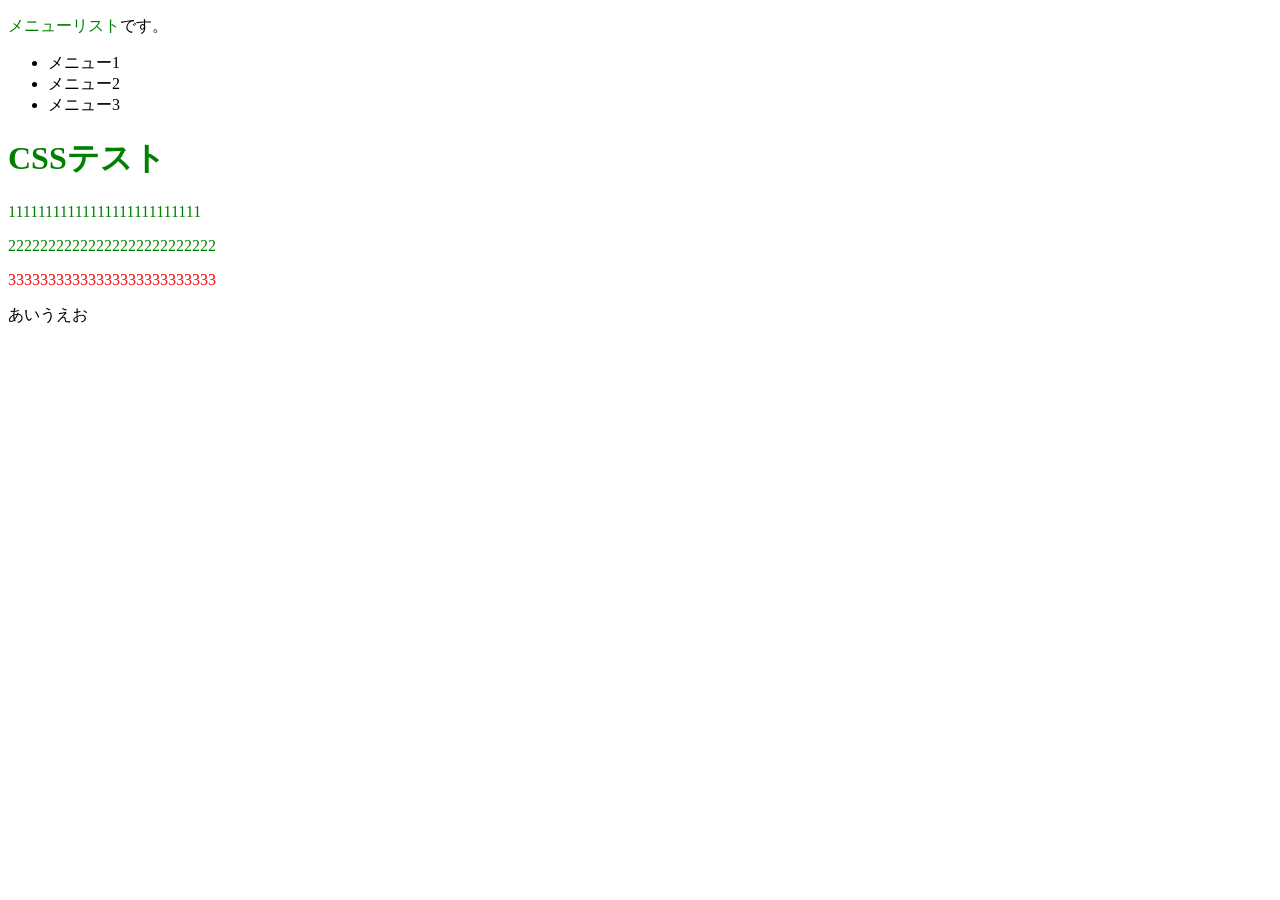
<file: html&css/index.html>
<!DOCTYPE HTML>
<html lang="ja">
<head>
  <meta charset="UTF-8" />
  <title>CSSテスト用HTML</title>
  <link rel="stylesheet" href="test.css" />
</head>
<body>
  <div id="menu">
    <p><span class="abc">メニューリスト</span>です。</p>
    <ul>
      <li>メニュー1</li>
      <li>メニュー2</li>
      <li>メニュー3</li>
    </ul>
  </div>
  <div class="container">
    <h1 class="test abc xyz">CSSテスト</h1>
    <p class="abc xyz">11111111111111111111111111</p>
    <p id="p2" class="abc">22222222222222222222222222</p>
    <p id="p3">33333333333333333333333333</p>
  </div>
  <p>あいうえお</p>
</body>
</html>
</file>
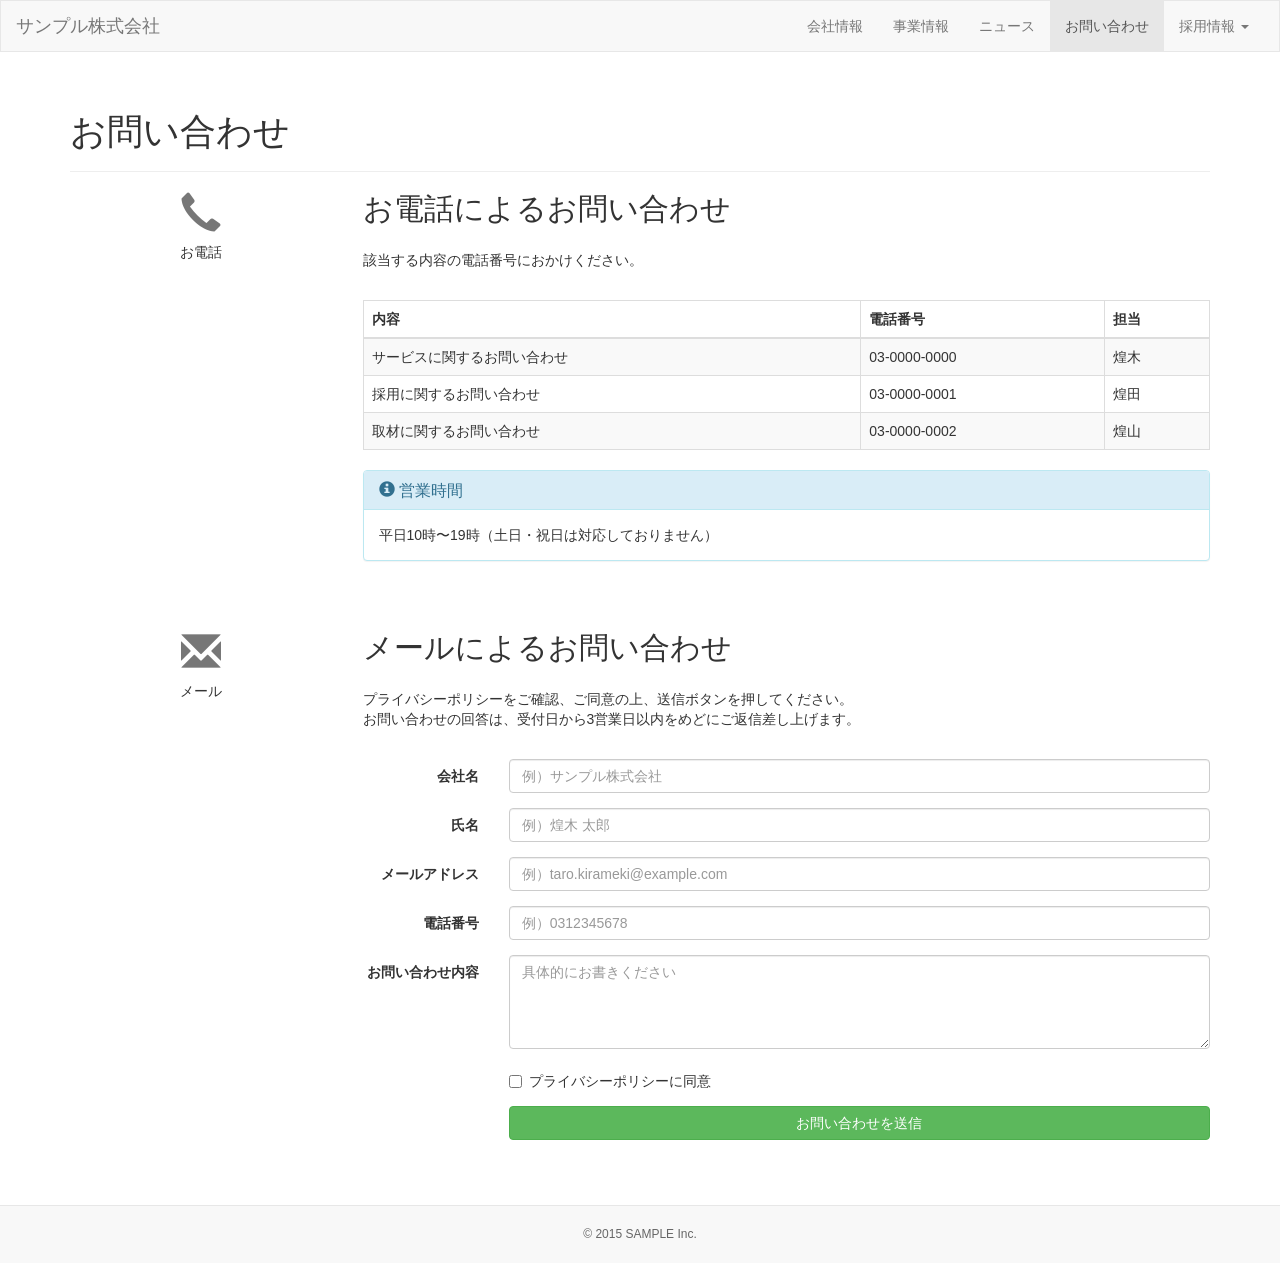
<file: bootstrap/design.html>
<!DOCTYPE html>
<html lang="ja">
  <head>
    <meta charset="utf-8">
    <meta http-equiv="X-UA-Compatible" content="IE=edge">
    <meta name="viewport" content="width=device-width, initial-scale=1">
    <title>お問い合わせ | サンプル株式会社</title>
    <!-- BootstrapのCSS読み込み -->
    <link rel="stylesheet" href="//maxcdn.bootstrapcdn.com/bootstrap/3.3.4/css/bootstrap.min.css">
    <!-- jQuery読み込み -->
    <script src="//ajax.googleapis.com/ajax/libs/jquery/1.11.2/jquery.min.js"></script>
    <!-- BootstrapのJS読み込み -->
    <script src="//maxcdn.bootstrapcdn.com/bootstrap/3.3.4/js/bootstrap.min.js"></script>
    <style>
      body {
        font-size: 14px;
      }
      
      .navbar {
        border-radius: 0; 
      }
      
      .row {
        margin-bottom: 50px;
      }
      
      .icon {
        text-align: center;
      }
      
      .icon .glyphicon {
        margin-bottom: 10px;
        font-size: 40px;
        color: #777;
      }
      
      .content h2 {
        margin-top: 0;
        padding-bottom: 15px;
      }
      .content p {
        margin-bottom: 30px;
      }
      
      footer {
        border-top: 1px solid#e7e7e7;
        background-color: #f8f8f8;
        text-align: center;
      }
      
      .copyright {
        padding: 20px 0;
        font-size: 12px;
        color: #666;
      }
      
      @media (max-width: 768px) {
        body {
          font-size: 12px;
        }
        h1 {
          font-size: 30px;
        }
        h2 {
          font-size: 24px;
        }
        .panel-title {
          font-size: 14px;
        }
      }
    </style>
  </head>
  <body>
    <header>
      <nav class="navbar navbar-default">
        <div class="container-fluid">
          <div class="navbar-header">
            <button type="button" class="navbar-toggle collapsed" data-toggle="collapse" data-target="#site-menu">
              <span class="sr-only">Toggle navigation</span>
              <span class="icon-bar"></span>
              <span class="icon-bar"></span>
              <span class="icon-bar"></span>
            </button>
            <a class="navbar-brand" href="#">サンプル株式会社</a>
          </div>
          <div class="collapse navbar-collapse" id="site-menu">
            <ul class="nav navbar-nav navbar-right">
              <li><a href="#">会社情報</a></li>
              <li><a href="#">事業情報</a></li>
              <li><a href="#">ニュース</a></li>
              <li class="active"><a href="#">お問い合わせ</a></li>
              <li class="dropdown">
                <a href="#" class="dropdown-toggle" data-toggle="dropdown" role="button" aria-expanded="false">
                  採用情報
                  <span class="caret"></span>
                </a>
                <ul class="dropdown-menu" role="menu">
                  <li><a href="#">新卒採用</a></li>
                  <li><a href="#">キャリア採用</a></li>
                </ul>
              </li>
            </ul>
          </div>
        </div>
      </nav>
    </header>
    <div class=container>
      <div class="page-header">
        <h1>お問い合わせ</h1>
      </div>
        <div class="row">
        <div class="icon col-sm-3 hidden-xs">
          <span class="glyphicon glyphicon-earphone" aria-hidden="true"></span>
          <div class="icon-caption">お電話</div>
        </div>
        <div class="content col-sm-9">
          <h2>お電話によるお問い合わせ</h2>
          <p>
            該当する内容の電話番号におかけください。
          </p>
          <div class="table-responsive">
            <table class="table table-striped table-bordered">
              <thead>
                <tr>
                  <th>内容</th>
                  <th>電話番号</th>
                  <th>担当</th>
                </tr>
              </thead>
              <tbody>
                <tr>
                  <td>サービスに関するお問い合わせ</td>
                  <td>03-0000-0000</td>
                  <td>煌木</td>
                </tr>
                <tr>
                  <td>採用に関するお問い合わせ</td>
                  <td>03-0000-0001</td>
                  <td>煌田</td>
                </tr>
                <tr>
                  <td>取材に関するお問い合わせ</td>
                  <td>03-0000-0002</td>
                  <td>煌山</td>
                </tr>
              </tbody>
            </table>
          </div>
          <div class="panel panel-info">
            <div class="panel-heading">
              <h3 class="panel-title" id="panel-title">
                <span class="glyphicon glyphicon-info-sign" aria-hidden="true"></span> 
                営業時間
              </h3>
            </div>
            <div class="panel-body">
              平日10時〜19時（土日・祝日は対応しておりません）
            </div>
          </div>
        </div>
      </div>
      <div class="row">
        <div class="icon col-sm-3 hidden-xs">
          <span class="glyphicon glyphicon-envelope" aria-hidden="true"></span>
          <div class="icon-caption">メール</div>
        </div>
        <div class="content col-sm-9">
          <h2>メールによるお問い合わせ</h2>
          <p>
            プライバシーポリシーをご確認、ご同意の上、送信ボタンを押してください。<br>
            お問い合わせの回答は、受付日から3営業日以内をめどにご返信差し上げます。
          </p>
          <form class="form-horizontal">
            <div class="form-group">
              <label for="inputCompany" class="col-md-2 control-label">会社名</label>
              <div class="col-md-10">
                <input type="test" class="form-control" id="inputCompany" placeholder="例）サンプル株式会社">
              </div>
            </div>
              <div class="form-group">
              <label for="inputName" class="col-md-2 control-label">氏名</label>
              <div class="col-md-10">
                <input type="test" class="form-control" id="inputName" placeholder="例）煌木 太郎">
              </div>
            </div>
            <div class="form-group">
              <label for="inputEmail" class="col-md-2 control-label">メールアドレス</label>
              <div class="col-md-10">
                <input type="email" class="form-control" id="inputEmail" placeholder="例）taro.kirameki@example.com">
              </div>
            </div>
            <div class="form-group">
              <label for="inputTel" class="col-md-2 control-label">電話番号</label>
              <div class="col-md-10">
                <input type="tel" class="form-control" id="inputTel" placeholder="例）0312345678">
              </div>
            </div>
            <div class="form-group">
              <label for="inputContent" class="col-md-2 control-label">お問い合わせ内容</label>
              <div class="col-md-10">
                <textarea class="form-control" id="inputContent" rows="4" placeholder="具体的にお書きください"></textarea>
              </div>
            </div>
            <div class="form-group">
              <div class="col-md-offset-2 col-md-10">
                <div class="checkbox">
                  <label>
                    <input type="checkbox">プライバシーポリシーに同意
                  </label>
                </div>
              </div>
            </div>
            <div class="form-group">
              <div class="col-sm-offset-2 col-sm-10">
                <button type="submit" class="btn btn-default btn-success btn-block">お問い合わせを送信</button>
              </div>
            </div>
          </form>
        </div>
      </div>
    </div>
    <footer>
      <div class="copyright">© 2015 SAMPLE Inc.</div>
    </footer>
  </body>
</html>
</file>
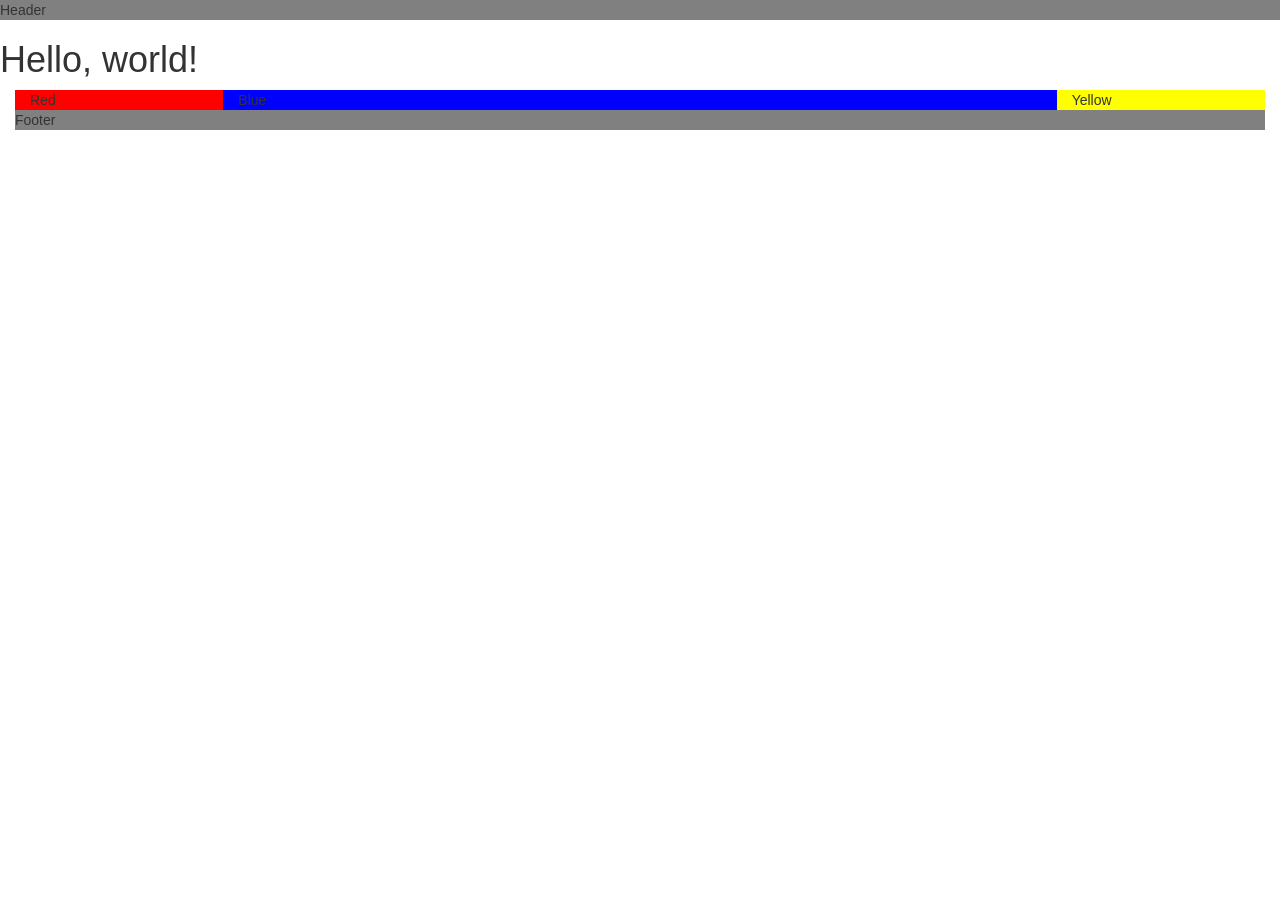
<file: bootstrap/grid.html>
<header style="background-color:gray">Header</header>

<!DOCTYPE html>
<html lang="ja">
  <head>
    <meta charset="utf-8">
    <meta http-equiv="X-UA-Compatible" content="IE=edge">
    <meta name="viewport" content="width=device-width, initial-scale=1">
    <title>Bootstrap Sample</title>
    <!-- BootstrapのCSS読み込み -->
    <link rel="stylesheet" href="//maxcdn.bootstrapcdn.com/bootstrap/3.3.4/css/bootstrap.min.css">
    <!-- jQuery読み込み -->
    <script src="//ajax.googleapis.com/ajax/libs/jquery/1.11.2/jquery.min.js"></script>
    <!-- BootstrapのJS読み込み -->
    <script src="//maxcdn.bootstrapcdn.com/bootstrap/3.3.4/js/bootstrap.min.js"></script>
  </head>
  <body>
    <h1>Hello, world!</h1>
<div class="container-fluid">
  <div class="row-fluid">
    <div class="col-sm-2" style="background-color:red;">Red</div>
    <div class="col-sm-8" style="background-color:blue;">Blue</div>
    <div class="col-sm-2" style="background-color:yellow;">Yellow</div>
  </div>
  <footer style="background-color:gray">Footer</footer>
</div>
  </body>
</html>
</file>
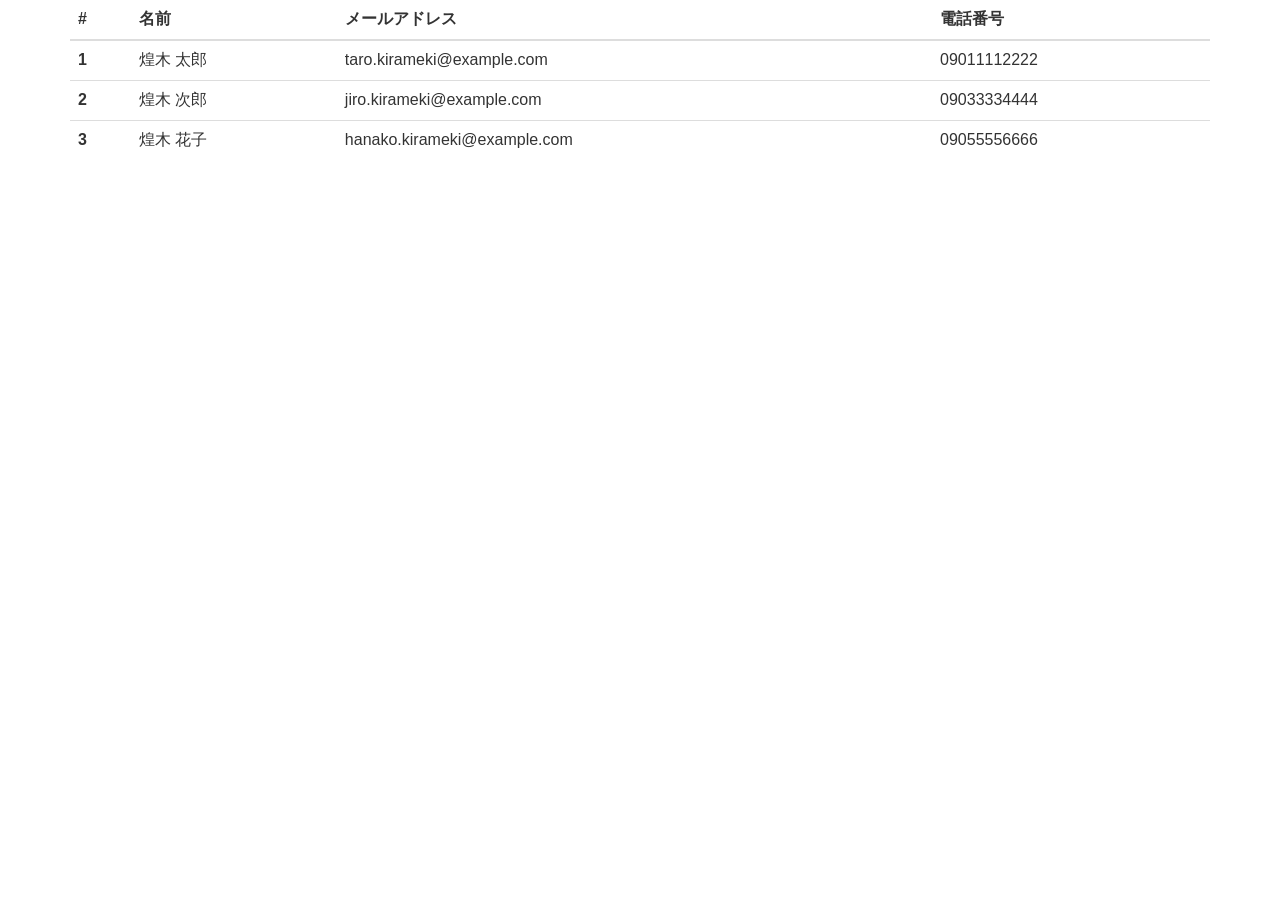
<file: bootstrap/table.html>
<html lang="ja">
  <head>
    <meta charset="utf-8">
    <meta http-equiv="X-UA-Compatible" content="IE=edge">
    <meta name="viewport" content="width=device-width, initial-scale=1">
    <title>Bootstrap Sample</title>
    <!-- BootstrapのCSS読み込み -->
    <link rel="stylesheet" href="//maxcdn.bootstrapcdn.com/bootstrap/3.3.4/css/bootstrap.min.css">
    <!-- jQuery読み込み -->
    <script src="//ajax.googleapis.com/ajax/libs/jquery/1.11.2/jquery.min.js"></script>
    <!-- BootstrapのJS読み込み -->
    <script src="//maxcdn.bootstrapcdn.com/bootstrap/3.3.4/js/bootstrap.min.js"></script>
  </head>
  <body>
<div class="container">
  <table class="table">
    <thead>
      <tr>
        <th>#</th>
        <th>名前</th>
        <th>メールアドレス</th>
        <th>電話番号</th>
      </tr>
    </thead>
    <tbody>
      <tr>
        <th scope="row">1</th>
        <td>煌木 太郎</td>
        <td>taro.kirameki@example.com</td>
        <td>09011112222</td>
      </tr>
      <tr>
        <th scope="row">2</th>
        <td>煌木 次郎</td>
        <td>jiro.kirameki@example.com</td>
        <td>09033334444</td>
      </tr>
      <tr>
        <th scope="row">3</th>
        <td>煌木 花子</td>
        <td>hanako.kirameki@example.com</td>
        <td>09055556666</td>
      </tr>
    </tbody>
  </table>
</div>
  </body>
 </html>
</file>
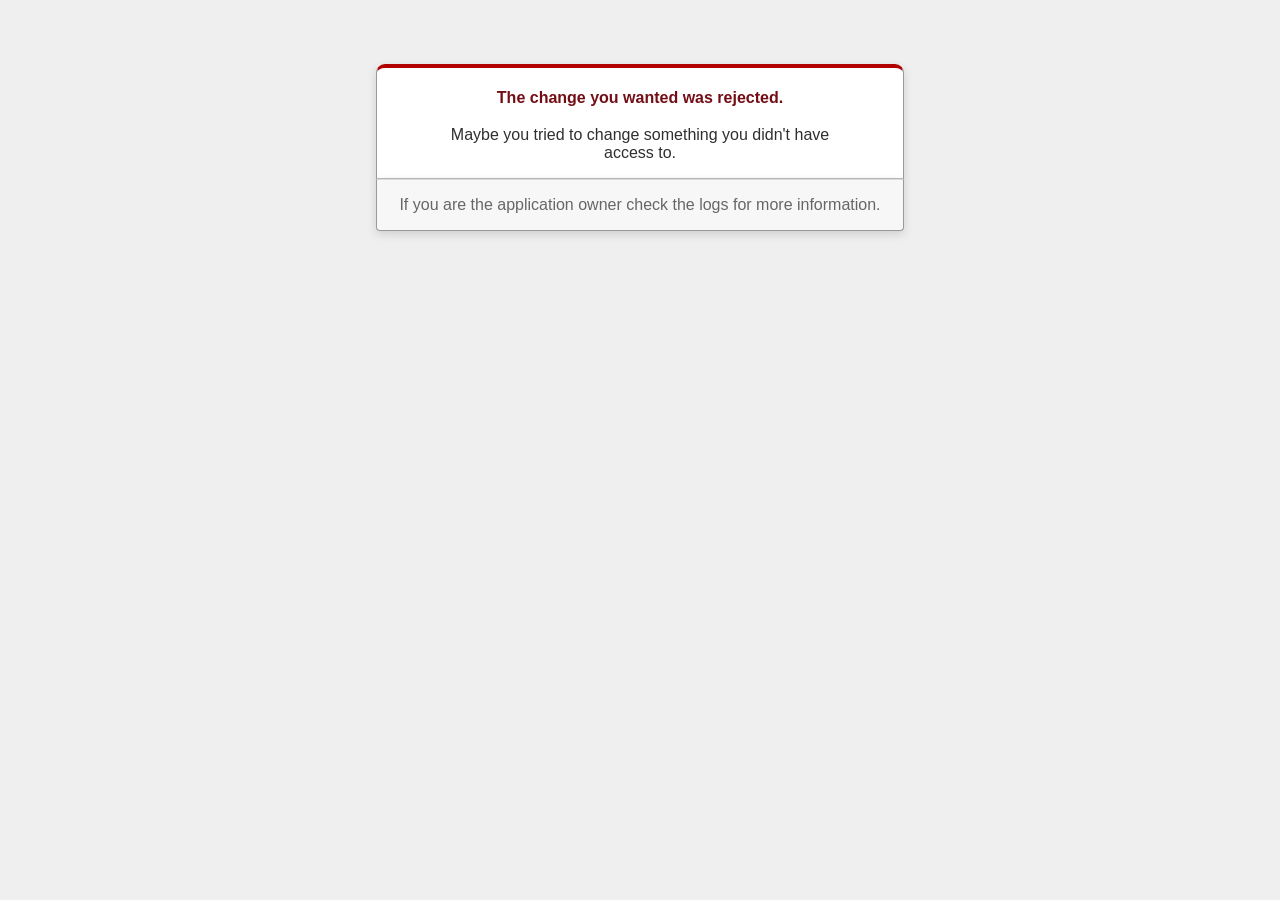
<file: bookrecords/public/422.html>
<!DOCTYPE html>
<html>
<head>
  <title>The change you wanted was rejected (422)</title>
  <meta name="viewport" content="width=device-width,initial-scale=1">
  <style>
  body {
    background-color: #EFEFEF;
    color: #2E2F30;
    text-align: center;
    font-family: arial, sans-serif;
    margin: 0;
  }

  div.dialog {
    width: 95%;
    max-width: 33em;
    margin: 4em auto 0;
  }

  div.dialog > div {
    border: 1px solid #CCC;
    border-right-color: #999;
    border-left-color: #999;
    border-bottom-color: #BBB;
    border-top: #B00100 solid 4px;
    border-top-left-radius: 9px;
    border-top-right-radius: 9px;
    background-color: white;
    padding: 7px 12% 0;
    box-shadow: 0 3px 8px rgba(50, 50, 50, 0.17);
  }

  h1 {
    font-size: 100%;
    color: #730E15;
    line-height: 1.5em;
  }

  div.dialog > p {
    margin: 0 0 1em;
    padding: 1em;
    background-color: #F7F7F7;
    border: 1px solid #CCC;
    border-right-color: #999;
    border-left-color: #999;
    border-bottom-color: #999;
    border-bottom-left-radius: 4px;
    border-bottom-right-radius: 4px;
    border-top-color: #DADADA;
    color: #666;
    box-shadow: 0 3px 8px rgba(50, 50, 50, 0.17);
  }
  </style>
</head>

<body>
  <!-- This file lives in public/422.html -->
  <div class="dialog">
    <div>
      <h1>The change you wanted was rejected.</h1>
      <p>Maybe you tried to change something you didn't have access to.</p>
    </div>
    <p>If you are the application owner check the logs for more information.</p>
  </div>
</body>
</html>
</file>
<file: html&css/test.css>
.abc {
  color: green;
}

#p3 {
  color: red;
}
</file>
